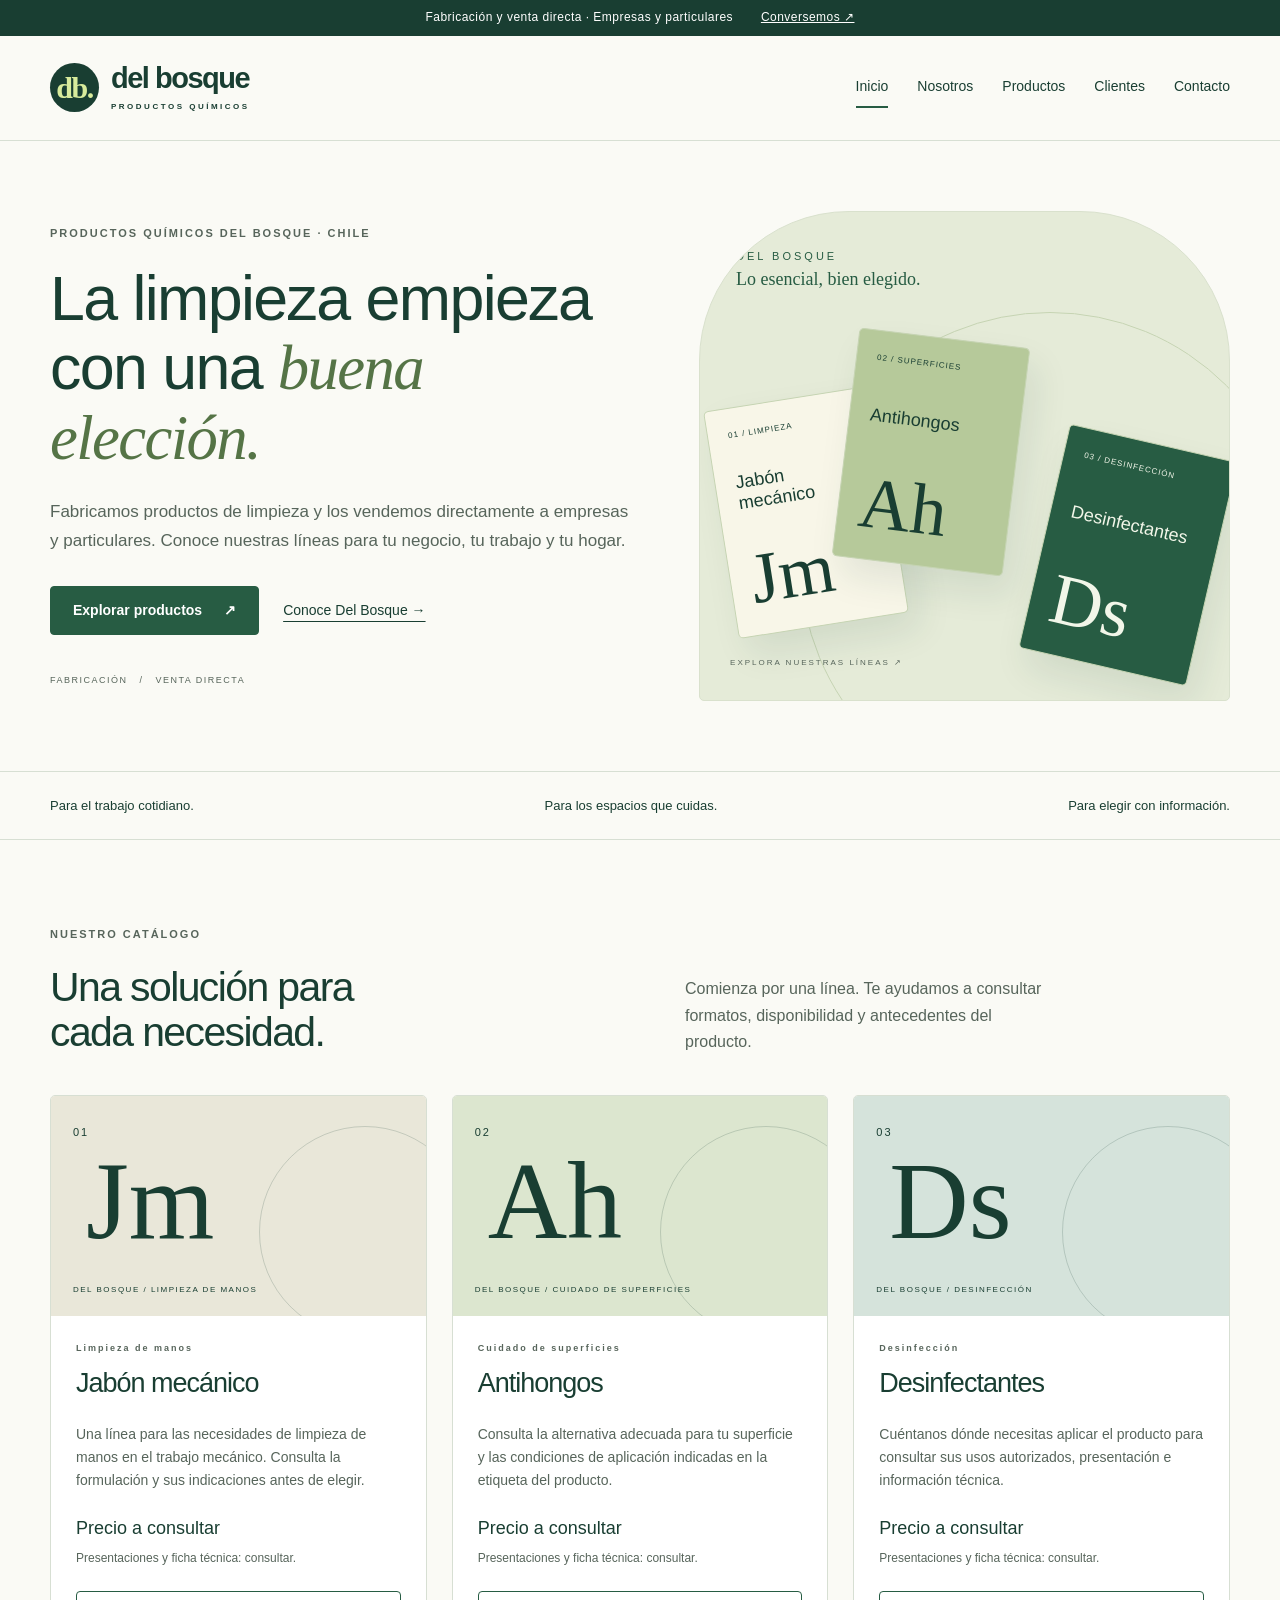
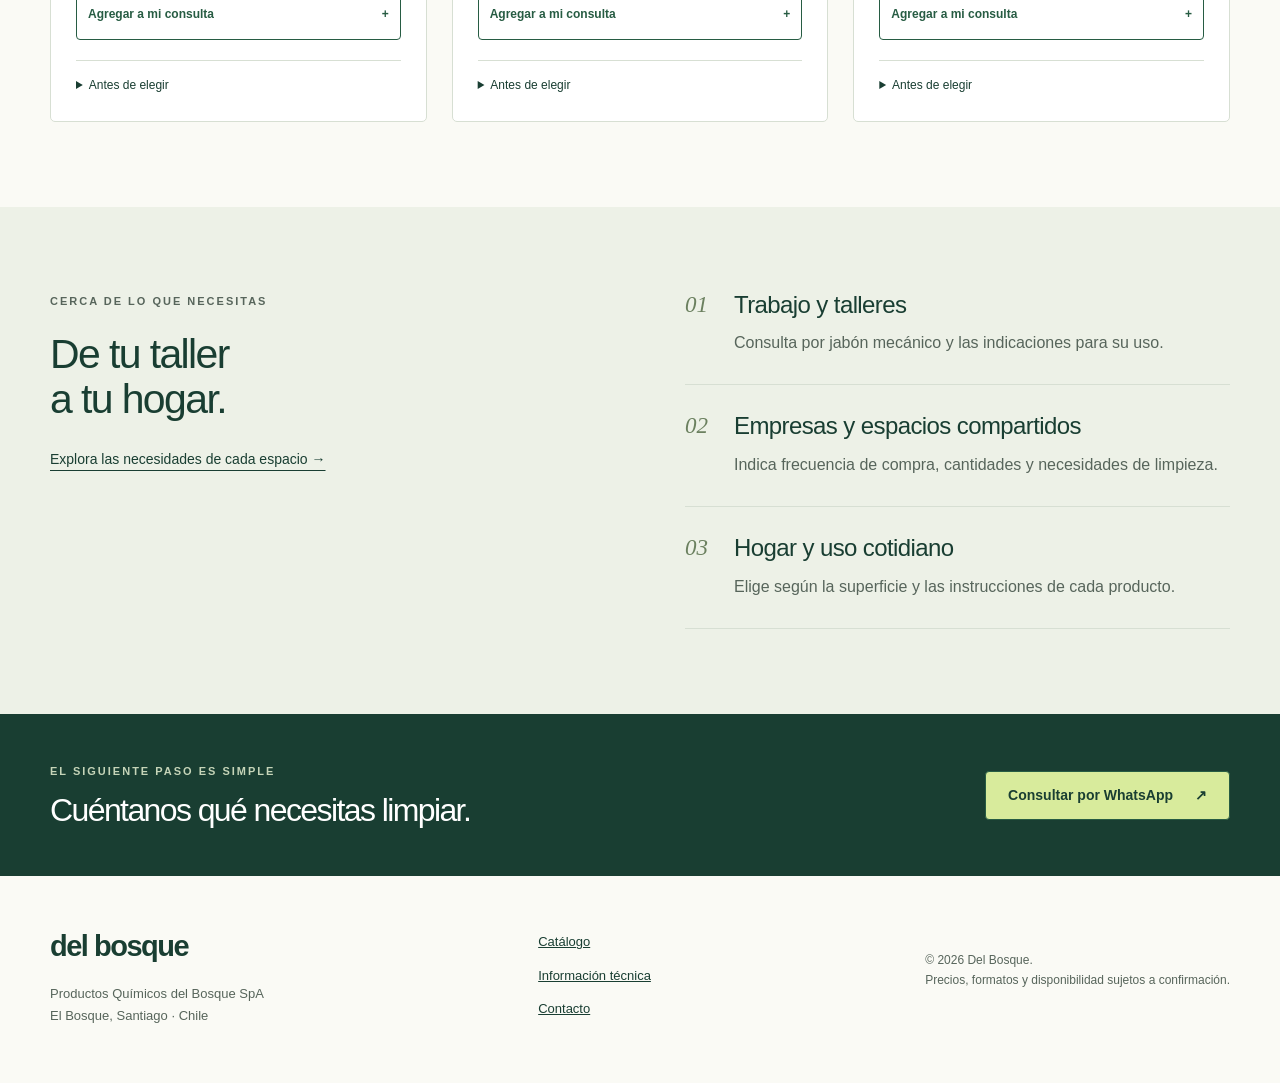
<file: index.html>
<!doctype html><html lang="es-CL"><head><meta charset="UTF-8"><meta name="viewport" content="width=device-width, initial-scale=1"><title>Limpieza para empresas y hogares | Del Bosque</title><meta name="description" content="Limpieza para empresas y hogares. Productos Químicos del Bosque: jabón mecánico, antihongos y desinfectantes. Consulta formatos y disponibilidad."><link rel="stylesheet" href="style.css"><script src="script.js" defer></script></head><body><a class="skip" href="#main">Saltar al contenido</a><div class="topbar">Fabricación y venta directa · Empresas y particulares <a href="contacto.html">Conversemos ↗</a></div><header class="site-header"><div class="container nav-wrap"><a class="brand" href="index.html" aria-label="Del Bosque, inicio"><span class="brand-icon" aria-hidden="true">db.</span><span>del bosque<small>PRODUCTOS QUÍMICOS</small></span></a><button class="menu-toggle" aria-expanded="false" aria-controls="navigation" hidden>Menú</button><nav id="navigation" aria-label="Navegación principal"><a href="index.html" aria-current="page">Inicio</a><a href="nosotros.html">Nosotros</a><a href="productos.html">Productos</a><a href="clientes.html">Clientes</a><a href="contacto.html">Contacto</a></nav></div></header><main id="main"><section class="hero container"><div><p class="eyebrow">PRODUCTOS QUÍMICOS DEL BOSQUE · CHILE</p><h1>La limpieza empieza con una <em>buena elección.</em></h1><p class="lead">Fabricamos productos de limpieza y los vendemos directamente a empresas y particulares. Conoce nuestras líneas para tu negocio, tu trabajo y tu hogar.</p><div class="actions"><a class="button" href="productos.html">Explorar productos <span>↗</span></a><a class="text-link" href="nosotros.html">Conoce Del Bosque →</a></div><p class="hero-note">FABRICACIÓN &nbsp; / &nbsp; VENTA DIRECTA</p></div><div class="hero-art" aria-label="Composición gráfica de las tres líneas de productos"><div class="orbit"></div><p class="art-top">DEL BOSQUE<br><small>Lo esencial, bien elegido.</small></p><div class="sample sample-one"><span>01 / LIMPIEZA</span><strong>Jabón<br>mecánico</strong><b>Jm</b></div><div class="sample sample-two"><span>02 / SUPERFICIES</span><strong>Antihongos</strong><b>Ah</b></div><div class="sample sample-three"><span>03 / DESINFECCIÓN</span><strong>Desinfectantes</strong><b>Ds</b></div><p class="art-bottom">EXPLORA NUESTRAS LÍNEAS ↗</p></div></section><div class="ribbon"><div class="container"><span>Para el trabajo cotidiano.</span><span>Para los espacios que cuidas.</span><span>Para elegir con información.</span></div></div><section class="container section"><div class="section-heading"><div><p class="eyebrow">NUESTRO CATÁLOGO</p><h2>Una solución para<br>cada necesidad.</h2></div><p>Comienza por una línea. Te ayudamos a consultar formatos, disponibilidad y antecedentes del producto.</p></div><div class="product-grid"><article class="product-card" data-category="Limpieza de manos" data-name="Jabón mecánico"><div class="product-art art-0" aria-hidden="true"><span class="product-number">01</span><span class="product-letter">Jm</span><span class="art-caption">DEL BOSQUE / LIMPIEZA DE MANOS</span></div><div class="product-body"><p class="eyebrow">Limpieza de manos</p><h2>Jabón mecánico</h2><p>Una línea para las necesidades de limpieza de manos en el trabajo mecánico. Consulta la formulación y sus indicaciones antes de elegir.</p><p class="price">Precio a consultar</p><p class="small">Presentaciones y ficha técnica: consultar.</p><button class="button secondary add-product" data-id="jabon-mecanico" type="button">Agregar a mi consulta <span aria-hidden="true">+</span></button><details><summary>Antes de elegir</summary><p>Solicita la etiqueta, indicaciones de uso y documentación técnica correspondiente. La compatibilidad, dosificación y precauciones dependen del producto específico.</p></details></div></article><article class="product-card" data-category="Cuidado de superficies" data-name="Antihongos"><div class="product-art art-1" aria-hidden="true"><span class="product-number">02</span><span class="product-letter">Ah</span><span class="art-caption">DEL BOSQUE / CUIDADO DE SUPERFICIES</span></div><div class="product-body"><p class="eyebrow">Cuidado de superficies</p><h2>Antihongos</h2><p>Consulta la alternativa adecuada para tu superficie y las condiciones de aplicación indicadas en la etiqueta del producto.</p><p class="price">Precio a consultar</p><p class="small">Presentaciones y ficha técnica: consultar.</p><button class="button secondary add-product" data-id="antihongos" type="button">Agregar a mi consulta <span aria-hidden="true">+</span></button><details><summary>Antes de elegir</summary><p>Solicita la etiqueta, indicaciones de uso y documentación técnica correspondiente. La compatibilidad, dosificación y precauciones dependen del producto específico.</p></details></div></article><article class="product-card" data-category="Desinfección" data-name="Desinfectantes"><div class="product-art art-2" aria-hidden="true"><span class="product-number">03</span><span class="product-letter">Ds</span><span class="art-caption">DEL BOSQUE / DESINFECCIÓN</span></div><div class="product-body"><p class="eyebrow">Desinfección</p><h2>Desinfectantes</h2><p>Cuéntanos dónde necesitas aplicar el producto para consultar sus usos autorizados, presentación e información técnica.</p><p class="price">Precio a consultar</p><p class="small">Presentaciones y ficha técnica: consultar.</p><button class="button secondary add-product" data-id="desinfectantes" type="button">Agregar a mi consulta <span aria-hidden="true">+</span></button><details><summary>Antes de elegir</summary><p>Solicita la etiqueta, indicaciones de uso y documentación técnica correspondiente. La compatibilidad, dosificación y precauciones dependen del producto específico.</p></details></div></article></div></section><section class="soft section"><div class="container split"><div><p class="eyebrow">CERCA DE LO QUE NECESITAS</p><h2>De tu taller<br>a tu hogar.</h2><a class="text-link" href="clientes.html">Explora las necesidades de cada espacio →</a></div><div class="rows"><article><span>01</span><div><h3>Trabajo y talleres</h3><p>Consulta por jabón mecánico y las indicaciones para su uso.</p></div></article><article><span>02</span><div><h3>Empresas y espacios compartidos</h3><p>Indica frecuencia de compra, cantidades y necesidades de limpieza.</p></div></article><article><span>03</span><div><h3>Hogar y uso cotidiano</h3><p>Elige según la superficie y las instrucciones de cada producto.</p></div></article></div></div></section></main><section class="closing"><div class="container"><div><p class="eyebrow">EL SIGUIENTE PASO ES SIMPLE</p><h2>Cuéntanos qué necesitas limpiar.</h2></div><a class="button" href="https://wa.me/56998220830?text=Hola%2C%20quisiera%20consultar%20por%20los%20productos%20Del%20Bosque." target="_blank" rel="noopener noreferrer">Consultar por WhatsApp <span aria-hidden="true">↗</span></a></div></section><footer class="container"><div><a class="brand" href="index.html">del bosque</a><p>Productos Químicos del Bosque SpA<br>El Bosque, Santiago · Chile</p></div><div><a href="productos.html">Catálogo</a><a href="informacion-tecnica.html">Información técnica</a><a href="contacto.html">Contacto</a></div><p class="small">© <span id="year">2026</span> Del Bosque.<br>Precios, formatos y disponibilidad sujetos a confirmación.</p></footer></body></html>
</file>
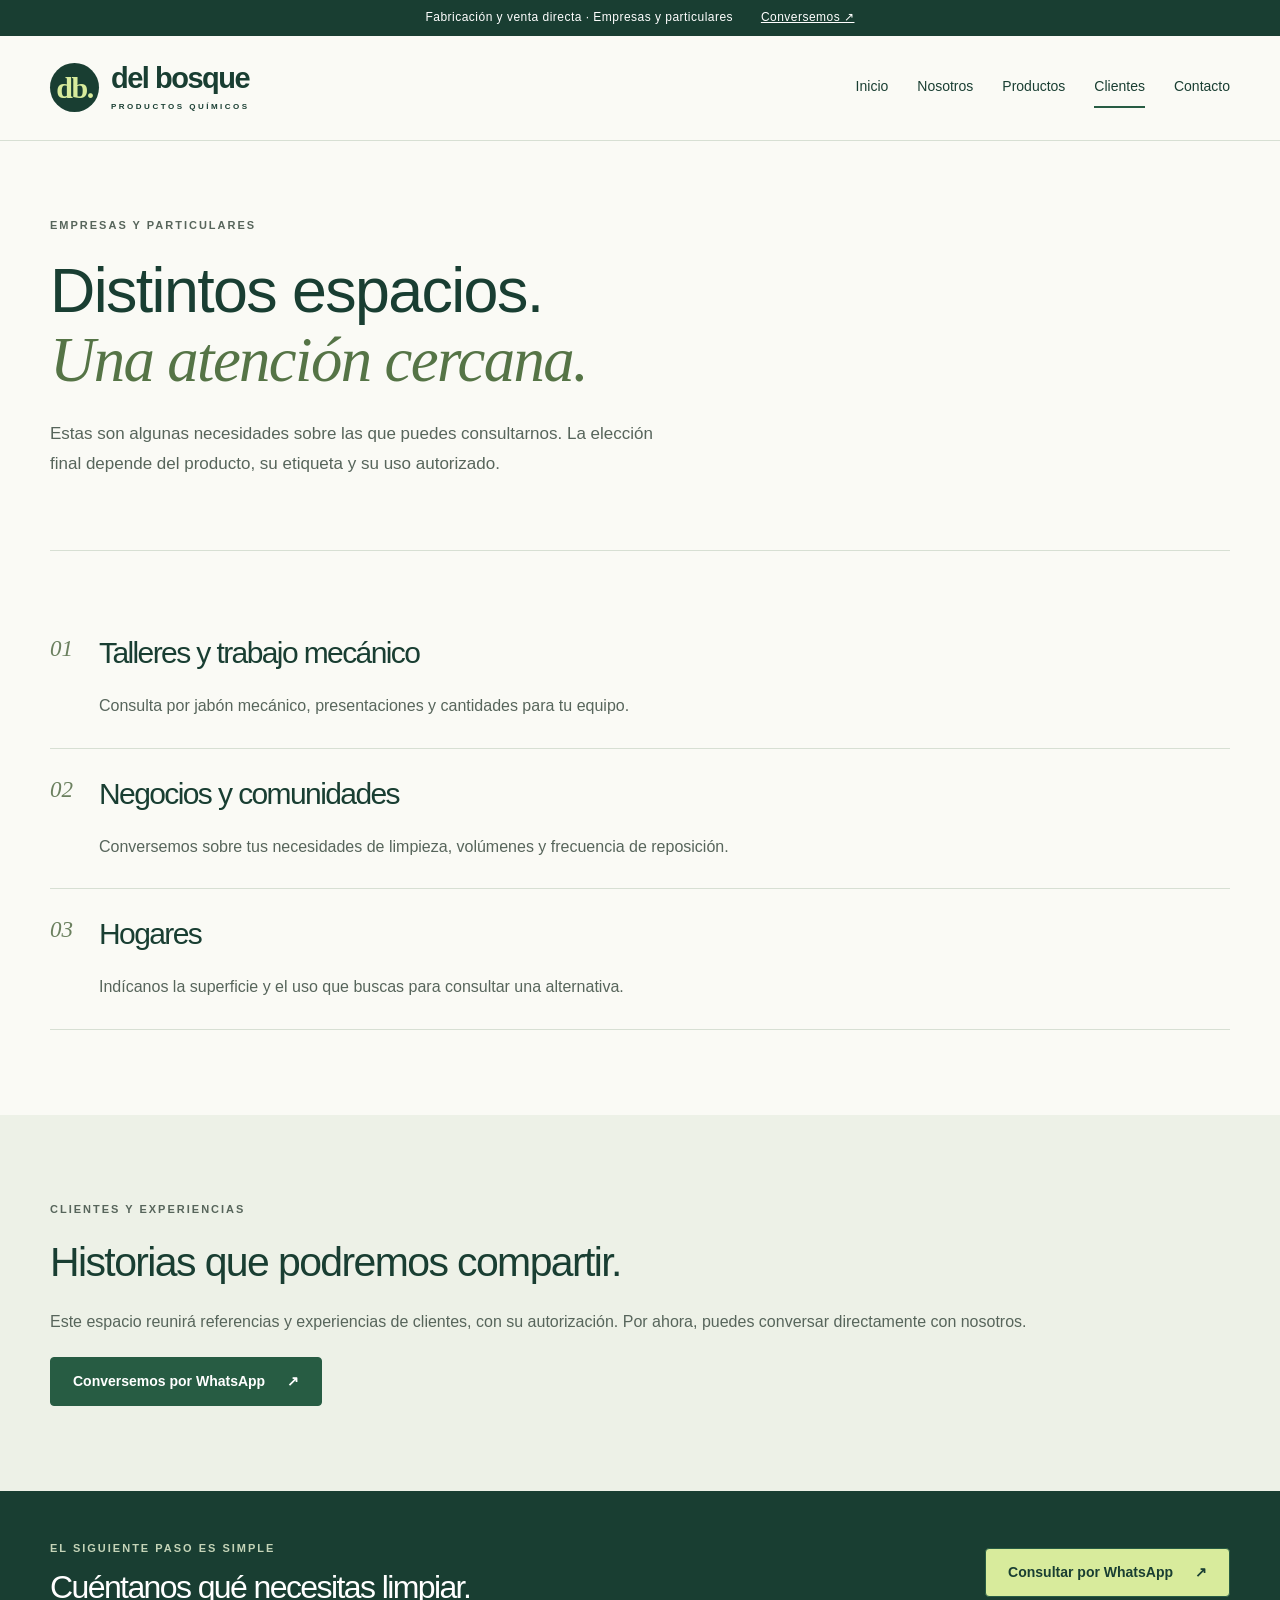
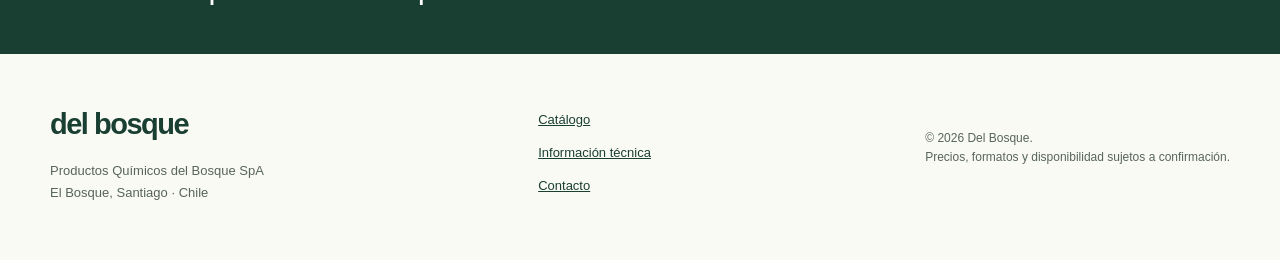
<file: clientes.html>
<!doctype html><html lang="es-CL"><head><meta charset="UTF-8"><meta name="viewport" content="width=device-width, initial-scale=1"><title>Empresas y particulares | Del Bosque</title><meta name="description" content="Empresas y particulares. Productos Químicos del Bosque: jabón mecánico, antihongos y desinfectantes. Consulta formatos y disponibilidad."><link rel="stylesheet" href="style.css"><script src="script.js" defer></script></head><body><a class="skip" href="#main">Saltar al contenido</a><div class="topbar">Fabricación y venta directa · Empresas y particulares <a href="contacto.html">Conversemos ↗</a></div><header class="site-header"><div class="container nav-wrap"><a class="brand" href="index.html" aria-label="Del Bosque, inicio"><span class="brand-icon" aria-hidden="true">db.</span><span>del bosque<small>PRODUCTOS QUÍMICOS</small></span></a><button class="menu-toggle" aria-expanded="false" aria-controls="navigation" hidden>Menú</button><nav id="navigation" aria-label="Navegación principal"><a href="index.html">Inicio</a><a href="nosotros.html">Nosotros</a><a href="productos.html">Productos</a><a href="clientes.html" aria-current="page">Clientes</a><a href="contacto.html">Contacto</a></nav></div></header><main id="main"><section class="container page-intro"><p class="eyebrow">EMPRESAS Y PARTICULARES</p><h1>Distintos espacios.<br><em>Una atención cercana.</em></h1><p class="lead">Estas son algunas necesidades sobre las que puedes consultarnos. La elección final depende del producto, su etiqueta y su uso autorizado.</p></section><section class="container section rows"><article><span>01</span><div><h2>Talleres y trabajo mecánico</h2><p>Consulta por jabón mecánico, presentaciones y cantidades para tu equipo.</p></div></article><article><span>02</span><div><h2>Negocios y comunidades</h2><p>Conversemos sobre tus necesidades de limpieza, volúmenes y frecuencia de reposición.</p></div></article><article><span>03</span><div><h2>Hogares</h2><p>Indícanos la superficie y el uso que buscas para consultar una alternativa.</p></div></article></section><section class="soft section"><div class="container"><p class="eyebrow">CLIENTES Y EXPERIENCIAS</p><h2>Historias que podremos compartir.</h2><p>Este espacio reunirá referencias y experiencias de clientes, con su autorización. Por ahora, puedes conversar directamente con nosotros.</p><a class="button" href="https://wa.me/56998220830?text=Hola%2C%20quisiera%20consultar%20por%20los%20productos%20Del%20Bosque." target="_blank" rel="noopener noreferrer">Conversemos por WhatsApp <span aria-hidden="true">↗</span></a></div></section></main><section class="closing"><div class="container"><div><p class="eyebrow">EL SIGUIENTE PASO ES SIMPLE</p><h2>Cuéntanos qué necesitas limpiar.</h2></div><a class="button" href="https://wa.me/56998220830?text=Hola%2C%20quisiera%20consultar%20por%20los%20productos%20Del%20Bosque." target="_blank" rel="noopener noreferrer">Consultar por WhatsApp <span aria-hidden="true">↗</span></a></div></section><footer class="container"><div><a class="brand" href="index.html">del bosque</a><p>Productos Químicos del Bosque SpA<br>El Bosque, Santiago · Chile</p></div><div><a href="productos.html">Catálogo</a><a href="informacion-tecnica.html">Información técnica</a><a href="contacto.html">Contacto</a></div><p class="small">© <span id="year">2026</span> Del Bosque.<br>Precios, formatos y disponibilidad sujetos a confirmación.</p></footer></body></html>
</file>
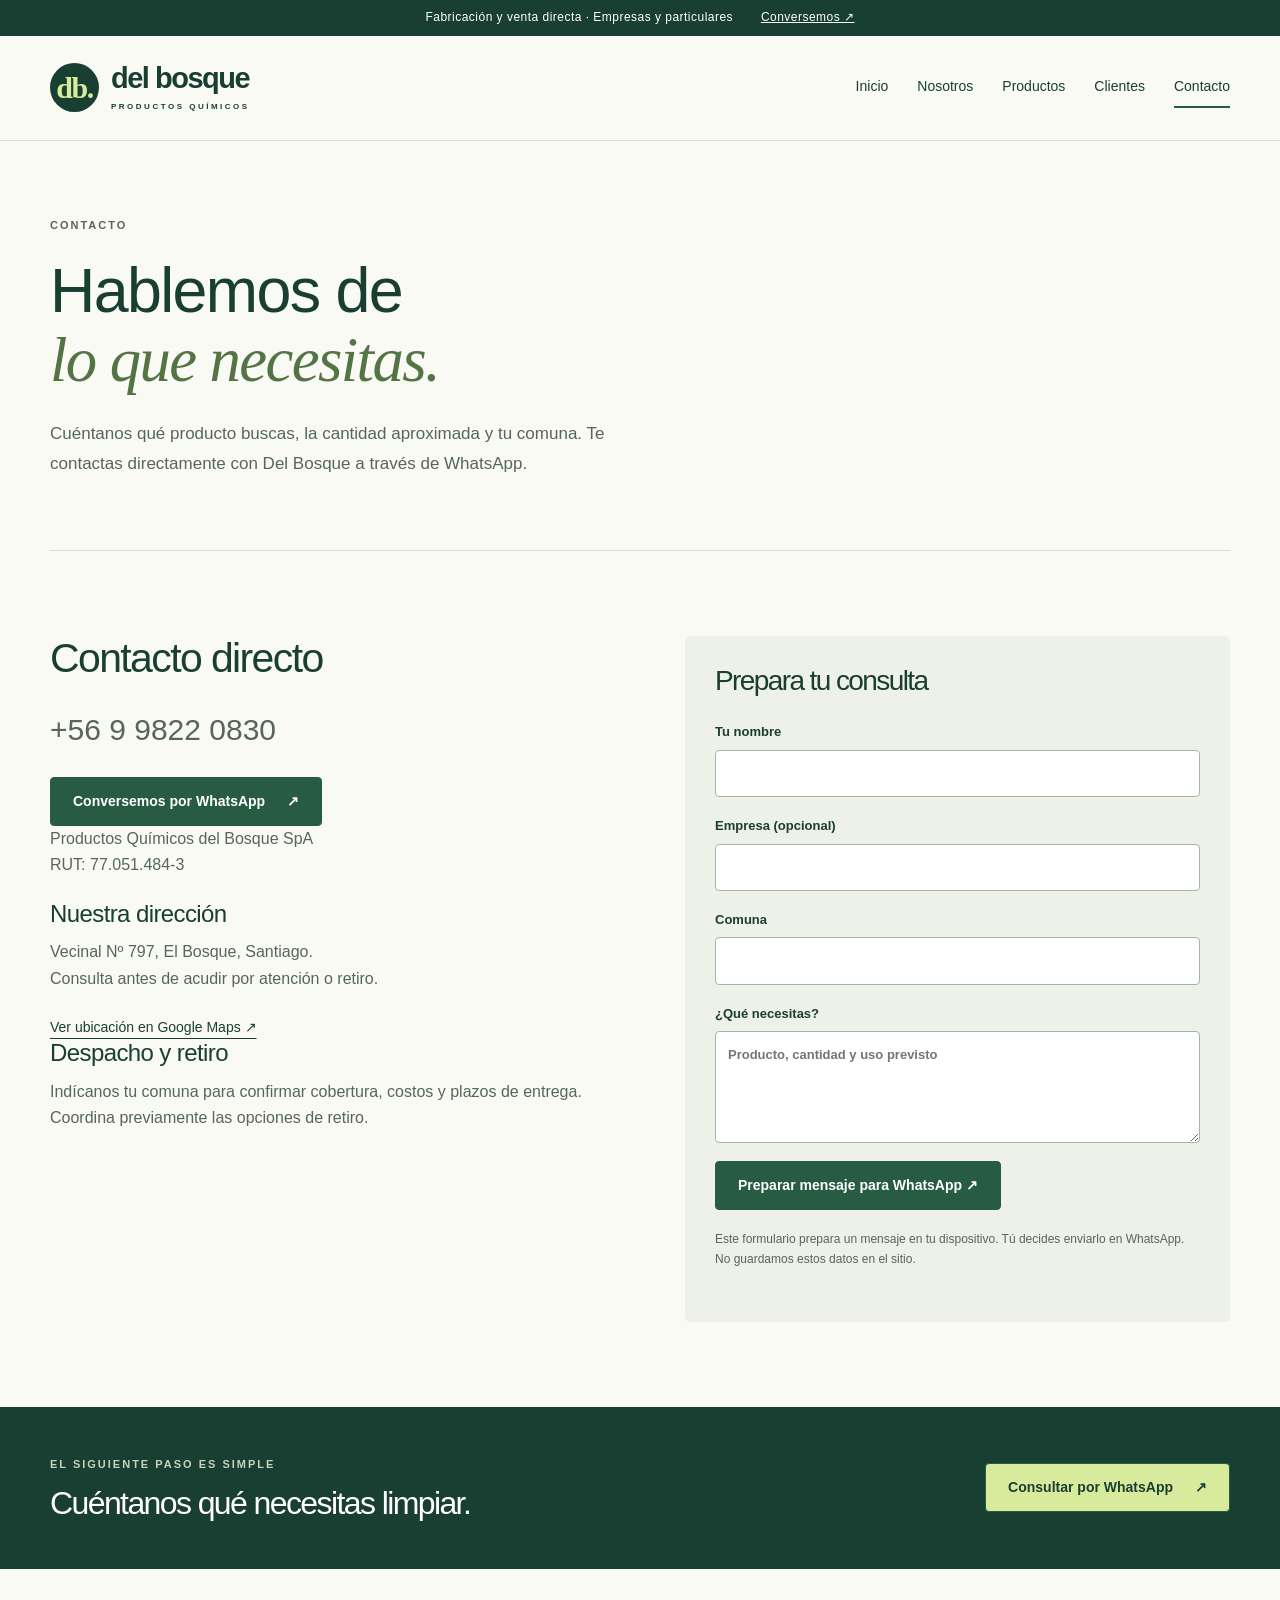
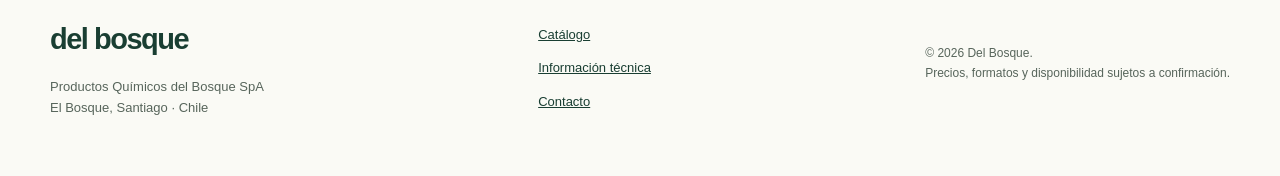
<file: contacto.html>
<!doctype html><html lang="es-CL"><head><meta charset="UTF-8"><meta name="viewport" content="width=device-width, initial-scale=1"><title>Contacto y cotizaciones | Del Bosque</title><meta name="description" content="Contacto y cotizaciones. Productos Químicos del Bosque: jabón mecánico, antihongos y desinfectantes. Consulta formatos y disponibilidad."><link rel="stylesheet" href="style.css"><script src="script.js" defer></script></head><body><a class="skip" href="#main">Saltar al contenido</a><div class="topbar">Fabricación y venta directa · Empresas y particulares <a href="contacto.html">Conversemos ↗</a></div><header class="site-header"><div class="container nav-wrap"><a class="brand" href="index.html" aria-label="Del Bosque, inicio"><span class="brand-icon" aria-hidden="true">db.</span><span>del bosque<small>PRODUCTOS QUÍMICOS</small></span></a><button class="menu-toggle" aria-expanded="false" aria-controls="navigation" hidden>Menú</button><nav id="navigation" aria-label="Navegación principal"><a href="index.html">Inicio</a><a href="nosotros.html">Nosotros</a><a href="productos.html">Productos</a><a href="clientes.html">Clientes</a><a href="contacto.html" aria-current="page">Contacto</a></nav></div></header><main id="main"><section class="container page-intro"><p class="eyebrow">CONTACTO</p><h1>Hablemos de<br><em>lo que necesitas.</em></h1><p class="lead">Cuéntanos qué producto buscas, la cantidad aproximada y tu comuna. Te contactas directamente con Del Bosque a través de WhatsApp.</p></section><section class="container section split"><div><h2>Contacto directo</h2><p class="contact-number"><a href="tel:+56998220830">+56 9 9822 0830</a></p><a class="button" href="https://wa.me/56998220830?text=Hola%2C%20quisiera%20consultar%20por%20los%20productos%20Del%20Bosque." target="_blank" rel="noopener noreferrer">Conversemos por WhatsApp <span aria-hidden="true">↗</span></a><p>Productos Químicos del Bosque SpA<br>RUT: 77.051.484-3</p><h3>Nuestra dirección</h3><p>Vecinal Nº 797, El Bosque, Santiago.<br>Consulta antes de acudir por atención o retiro.</p><a class="text-link" href="https://www.google.com/maps/search/?api=1&query=Vecinal+797+El+Bosque+Santiago" target="_blank" rel="noopener noreferrer">Ver ubicación en Google Maps ↗</a><h3>Despacho y retiro</h3><p>Indícanos tu comuna para confirmar cobertura, costos y plazos de entrega. Coordina previamente las opciones de retiro.</p></div><form id="contact-form"><h2>Prepara tu consulta</h2><label>Tu nombre<input name="name" required maxlength="80" autocomplete="name"></label><label>Empresa (opcional)<input name="company" maxlength="100" autocomplete="organization"></label><label>Comuna<input name="city" required maxlength="80" autocomplete="address-level3"></label><label>¿Qué necesitas?<textarea name="message" required maxlength="1500" rows="4" placeholder="Producto, cantidad y uso previsto"></textarea></label><button class="button" type="submit">Preparar mensaje para WhatsApp ↗</button><p class="small">Este formulario prepara un mensaje en tu dispositivo. Tú decides enviarlo en WhatsApp. No guardamos estos datos en el sitio.</p><a id="contact-send" class="button secondary" hidden target="_blank" rel="noopener noreferrer">Abrir WhatsApp con mi mensaje ↗</a><p id="contact-status" role="status"></p><noscript>Contacta mediante el enlace de WhatsApp que aparece en esta página.</noscript></form></section></main><section class="closing"><div class="container"><div><p class="eyebrow">EL SIGUIENTE PASO ES SIMPLE</p><h2>Cuéntanos qué necesitas limpiar.</h2></div><a class="button" href="https://wa.me/56998220830?text=Hola%2C%20quisiera%20consultar%20por%20los%20productos%20Del%20Bosque." target="_blank" rel="noopener noreferrer">Consultar por WhatsApp <span aria-hidden="true">↗</span></a></div></section><footer class="container"><div><a class="brand" href="index.html">del bosque</a><p>Productos Químicos del Bosque SpA<br>El Bosque, Santiago · Chile</p></div><div><a href="productos.html">Catálogo</a><a href="informacion-tecnica.html">Información técnica</a><a href="contacto.html">Contacto</a></div><p class="small">© <span id="year">2026</span> Del Bosque.<br>Precios, formatos y disponibilidad sujetos a confirmación.</p></footer></body></html>
</file>
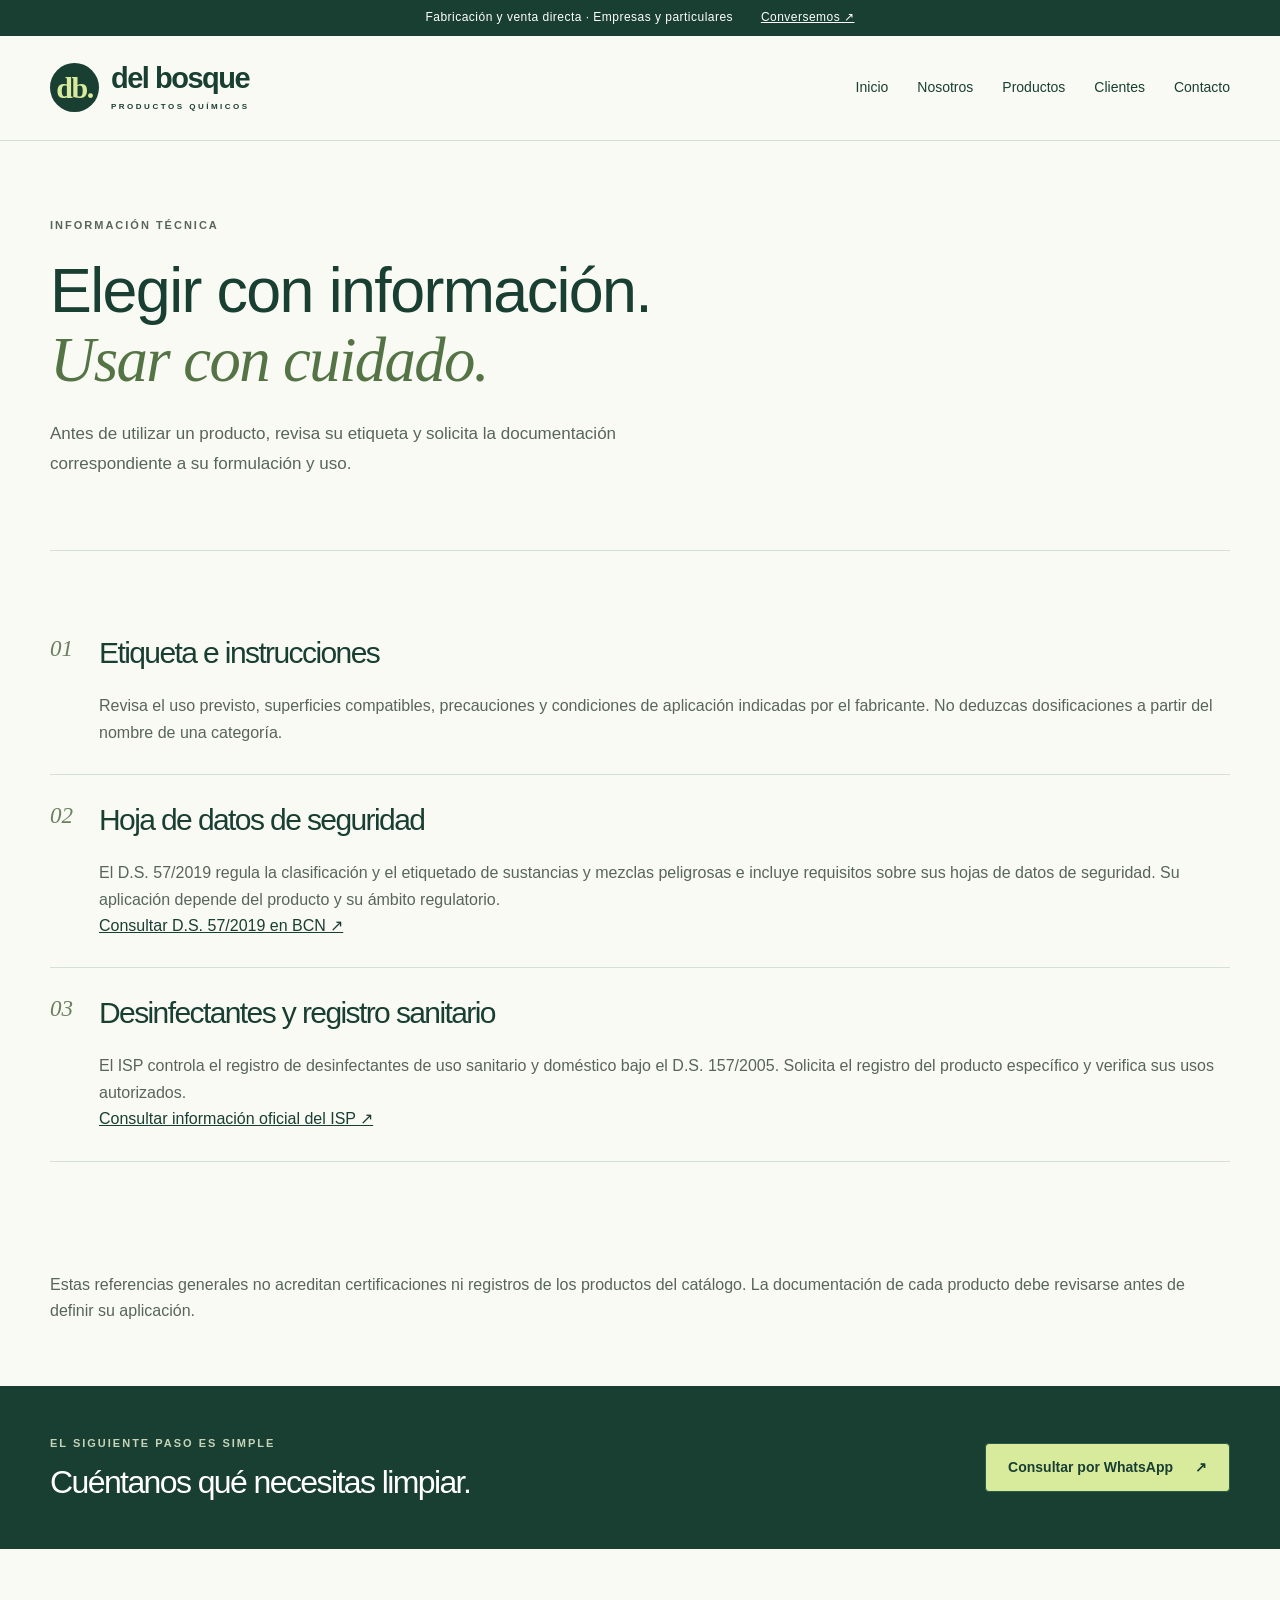
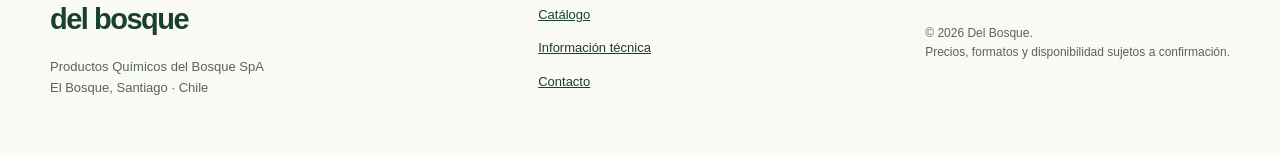
<file: informacion-tecnica.html>
<!doctype html><html lang="es-CL"><head><meta charset="UTF-8"><meta name="viewport" content="width=device-width, initial-scale=1"><title>Información técnica y uso responsable | Del Bosque</title><meta name="description" content="Información técnica y uso responsable. Productos Químicos del Bosque: jabón mecánico, antihongos y desinfectantes. Consulta formatos y disponibilidad."><link rel="stylesheet" href="style.css"><script src="script.js" defer></script></head><body><a class="skip" href="#main">Saltar al contenido</a><div class="topbar">Fabricación y venta directa · Empresas y particulares <a href="contacto.html">Conversemos ↗</a></div><header class="site-header"><div class="container nav-wrap"><a class="brand" href="index.html" aria-label="Del Bosque, inicio"><span class="brand-icon" aria-hidden="true">db.</span><span>del bosque<small>PRODUCTOS QUÍMICOS</small></span></a><button class="menu-toggle" aria-expanded="false" aria-controls="navigation" hidden>Menú</button><nav id="navigation" aria-label="Navegación principal"><a href="index.html">Inicio</a><a href="nosotros.html">Nosotros</a><a href="productos.html">Productos</a><a href="clientes.html">Clientes</a><a href="contacto.html">Contacto</a></nav></div></header><main id="main"><section class="container page-intro"><p class="eyebrow">INFORMACIÓN TÉCNICA</p><h1>Elegir con información.<br><em>Usar con cuidado.</em></h1><p class="lead">Antes de utilizar un producto, revisa su etiqueta y solicita la documentación correspondiente a su formulación y uso.</p></section><section class="container section rows"><article><span>01</span><div><h2>Etiqueta e instrucciones</h2><p>Revisa el uso previsto, superficies compatibles, precauciones y condiciones de aplicación indicadas por el fabricante. No deduzcas dosificaciones a partir del nombre de una categoría.</p></div></article><article><span>02</span><div><h2>Hoja de datos de seguridad</h2><p>El D.S. 57/2019 regula la clasificación y el etiquetado de sustancias y mezclas peligrosas e incluye requisitos sobre sus hojas de datos de seguridad. Su aplicación depende del producto y su ámbito regulatorio.</p><a href="https://www.bcn.cl/leychile/Navegar?idNorma=1155752" target="_blank" rel="noopener noreferrer">Consultar D.S. 57/2019 en BCN ↗</a></div></article><article><span>03</span><div><h2>Desinfectantes y registro sanitario</h2><p>El ISP controla el registro de desinfectantes de uso sanitario y doméstico bajo el D.S. 157/2005. Solicita el registro del producto específico y verifica sus usos autorizados.</p><a href="https://www.ispch.cl/ambientes-y-alimentos/unidad-de-plaguicidas-y-desinfectantes/" target="_blank" rel="noopener noreferrer">Consultar información oficial del ISP ↗</a></div></article></section><div class="container notice"><p>Estas referencias generales no acreditan certificaciones ni registros de los productos del catálogo. La documentación de cada producto debe revisarse antes de definir su aplicación.</p></div></main><section class="closing"><div class="container"><div><p class="eyebrow">EL SIGUIENTE PASO ES SIMPLE</p><h2>Cuéntanos qué necesitas limpiar.</h2></div><a class="button" href="https://wa.me/56998220830?text=Hola%2C%20quisiera%20consultar%20por%20los%20productos%20Del%20Bosque." target="_blank" rel="noopener noreferrer">Consultar por WhatsApp <span aria-hidden="true">↗</span></a></div></section><footer class="container"><div><a class="brand" href="index.html">del bosque</a><p>Productos Químicos del Bosque SpA<br>El Bosque, Santiago · Chile</p></div><div><a href="productos.html">Catálogo</a><a href="informacion-tecnica.html">Información técnica</a><a href="contacto.html">Contacto</a></div><p class="small">© <span id="year">2026</span> Del Bosque.<br>Precios, formatos y disponibilidad sujetos a confirmación.</p></footer></body></html>
</file>
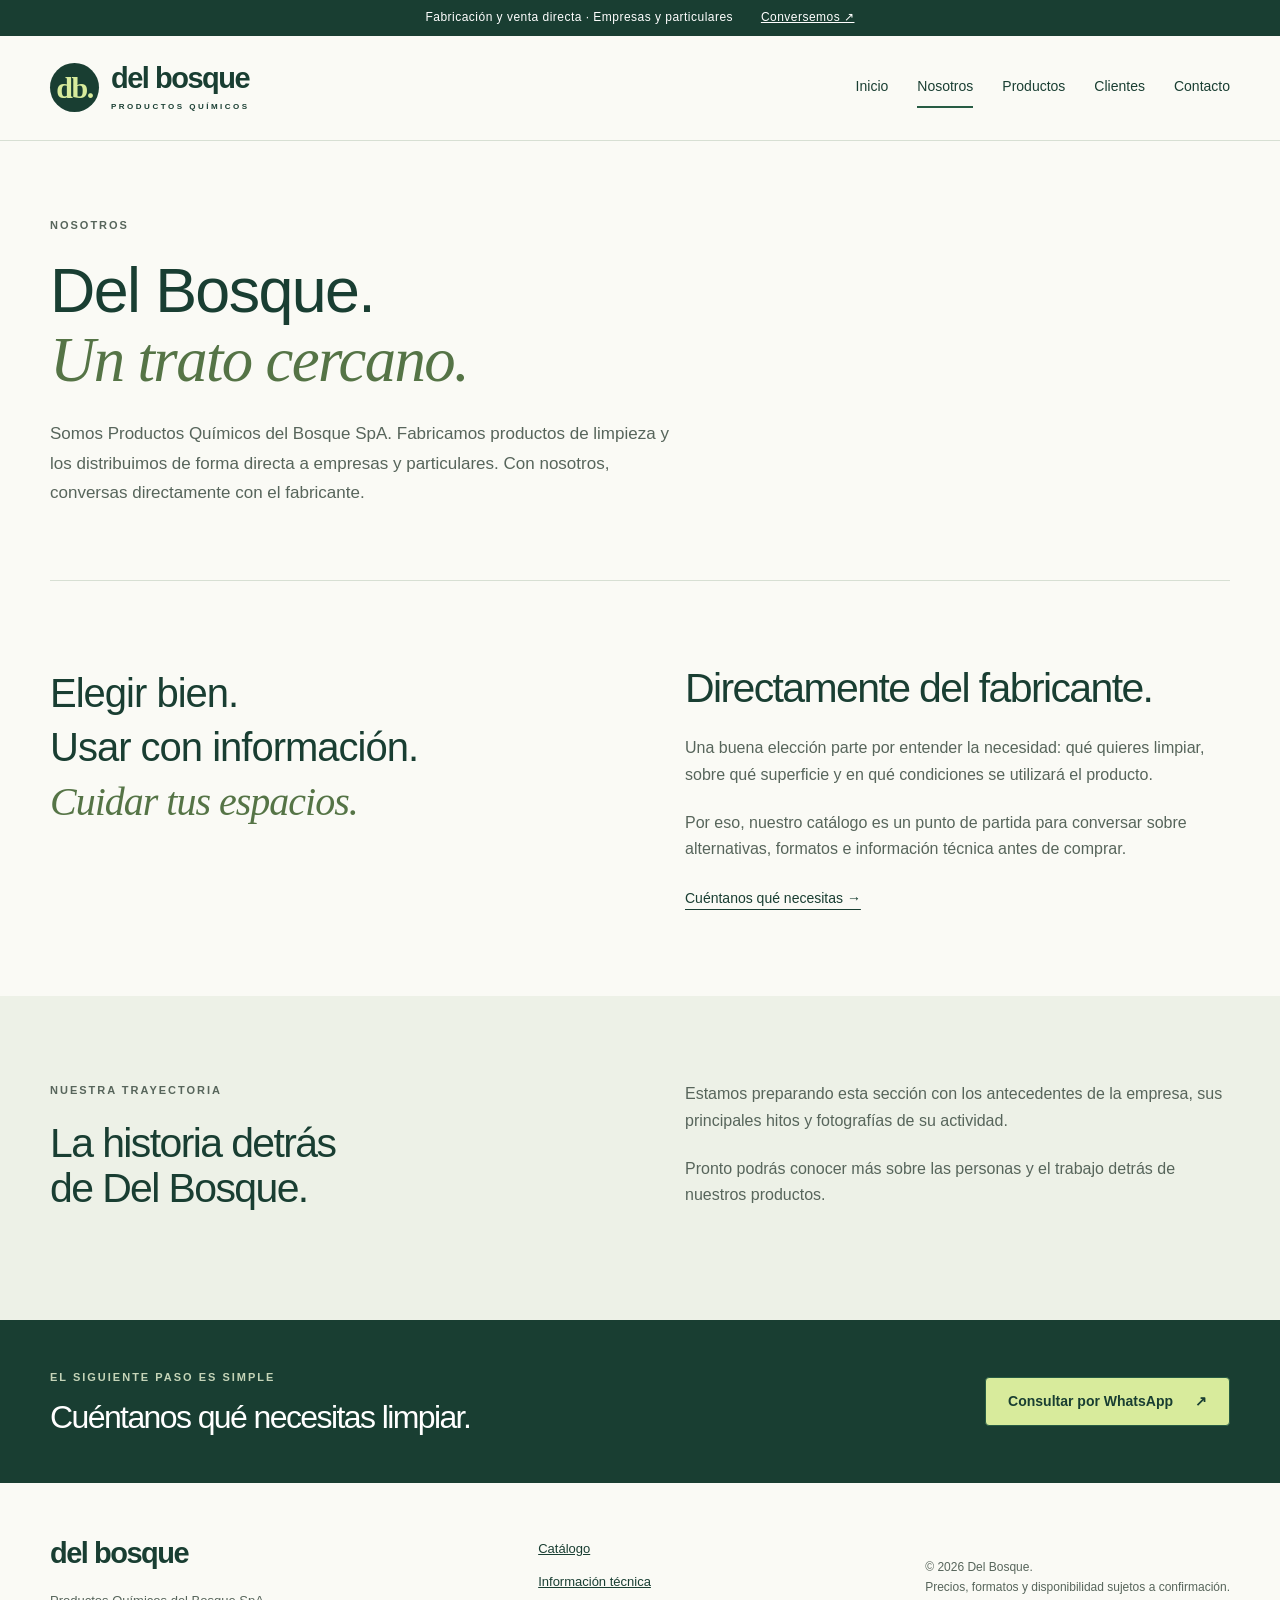
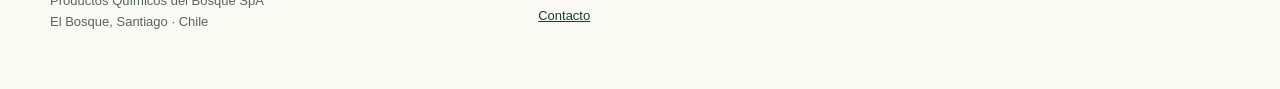
<file: nosotros.html>
<!doctype html><html lang="es-CL"><head><meta charset="UTF-8"><meta name="viewport" content="width=device-width, initial-scale=1"><title>Quiénes somos | Del Bosque</title><meta name="description" content="Quiénes somos. Productos Químicos del Bosque: jabón mecánico, antihongos y desinfectantes. Consulta formatos y disponibilidad."><link rel="stylesheet" href="style.css"><script src="script.js" defer></script></head><body><a class="skip" href="#main">Saltar al contenido</a><div class="topbar">Fabricación y venta directa · Empresas y particulares <a href="contacto.html">Conversemos ↗</a></div><header class="site-header"><div class="container nav-wrap"><a class="brand" href="index.html" aria-label="Del Bosque, inicio"><span class="brand-icon" aria-hidden="true">db.</span><span>del bosque<small>PRODUCTOS QUÍMICOS</small></span></a><button class="menu-toggle" aria-expanded="false" aria-controls="navigation" hidden>Menú</button><nav id="navigation" aria-label="Navegación principal"><a href="index.html">Inicio</a><a href="nosotros.html" aria-current="page">Nosotros</a><a href="productos.html">Productos</a><a href="clientes.html">Clientes</a><a href="contacto.html">Contacto</a></nav></div></header><main id="main"><section class="container page-intro"><p class="eyebrow">NOSOTROS</p><h1>Del Bosque.<br><em>Un trato cercano.</em></h1><p class="lead">Somos Productos Químicos del Bosque SpA. Fabricamos productos de limpieza y los distribuimos de forma directa a empresas y particulares. Con nosotros, conversas directamente con el fabricante.</p></section><section class="container section split"><div class="statement">Elegir bien.<br>Usar con información.<br><em>Cuidar tus espacios.</em></div><div><h2>Directamente del fabricante.</h2><p>Una buena elección parte por entender la necesidad: qué quieres limpiar, sobre qué superficie y en qué condiciones se utilizará el producto.</p><p>Por eso, nuestro catálogo es un punto de partida para conversar sobre alternativas, formatos e información técnica antes de comprar.</p><a class="text-link" href="contacto.html">Cuéntanos qué necesitas →</a></div></section><section class="soft section"><div class="container split"><div><p class="eyebrow">NUESTRA TRAYECTORIA</p><h2>La historia detrás<br>de Del Bosque.</h2></div><div><p>Estamos preparando esta sección con los antecedentes de la empresa, sus principales hitos y fotografías de su actividad.</p><p>Pronto podrás conocer más sobre las personas y el trabajo detrás de nuestros productos.</p></div></div></section></main><section class="closing"><div class="container"><div><p class="eyebrow">EL SIGUIENTE PASO ES SIMPLE</p><h2>Cuéntanos qué necesitas limpiar.</h2></div><a class="button" href="https://wa.me/56998220830?text=Hola%2C%20quisiera%20consultar%20por%20los%20productos%20Del%20Bosque." target="_blank" rel="noopener noreferrer">Consultar por WhatsApp <span aria-hidden="true">↗</span></a></div></section><footer class="container"><div><a class="brand" href="index.html">del bosque</a><p>Productos Químicos del Bosque SpA<br>El Bosque, Santiago · Chile</p></div><div><a href="productos.html">Catálogo</a><a href="informacion-tecnica.html">Información técnica</a><a href="contacto.html">Contacto</a></div><p class="small">© <span id="year">2026</span> Del Bosque.<br>Precios, formatos y disponibilidad sujetos a confirmación.</p></footer></body></html>
</file>
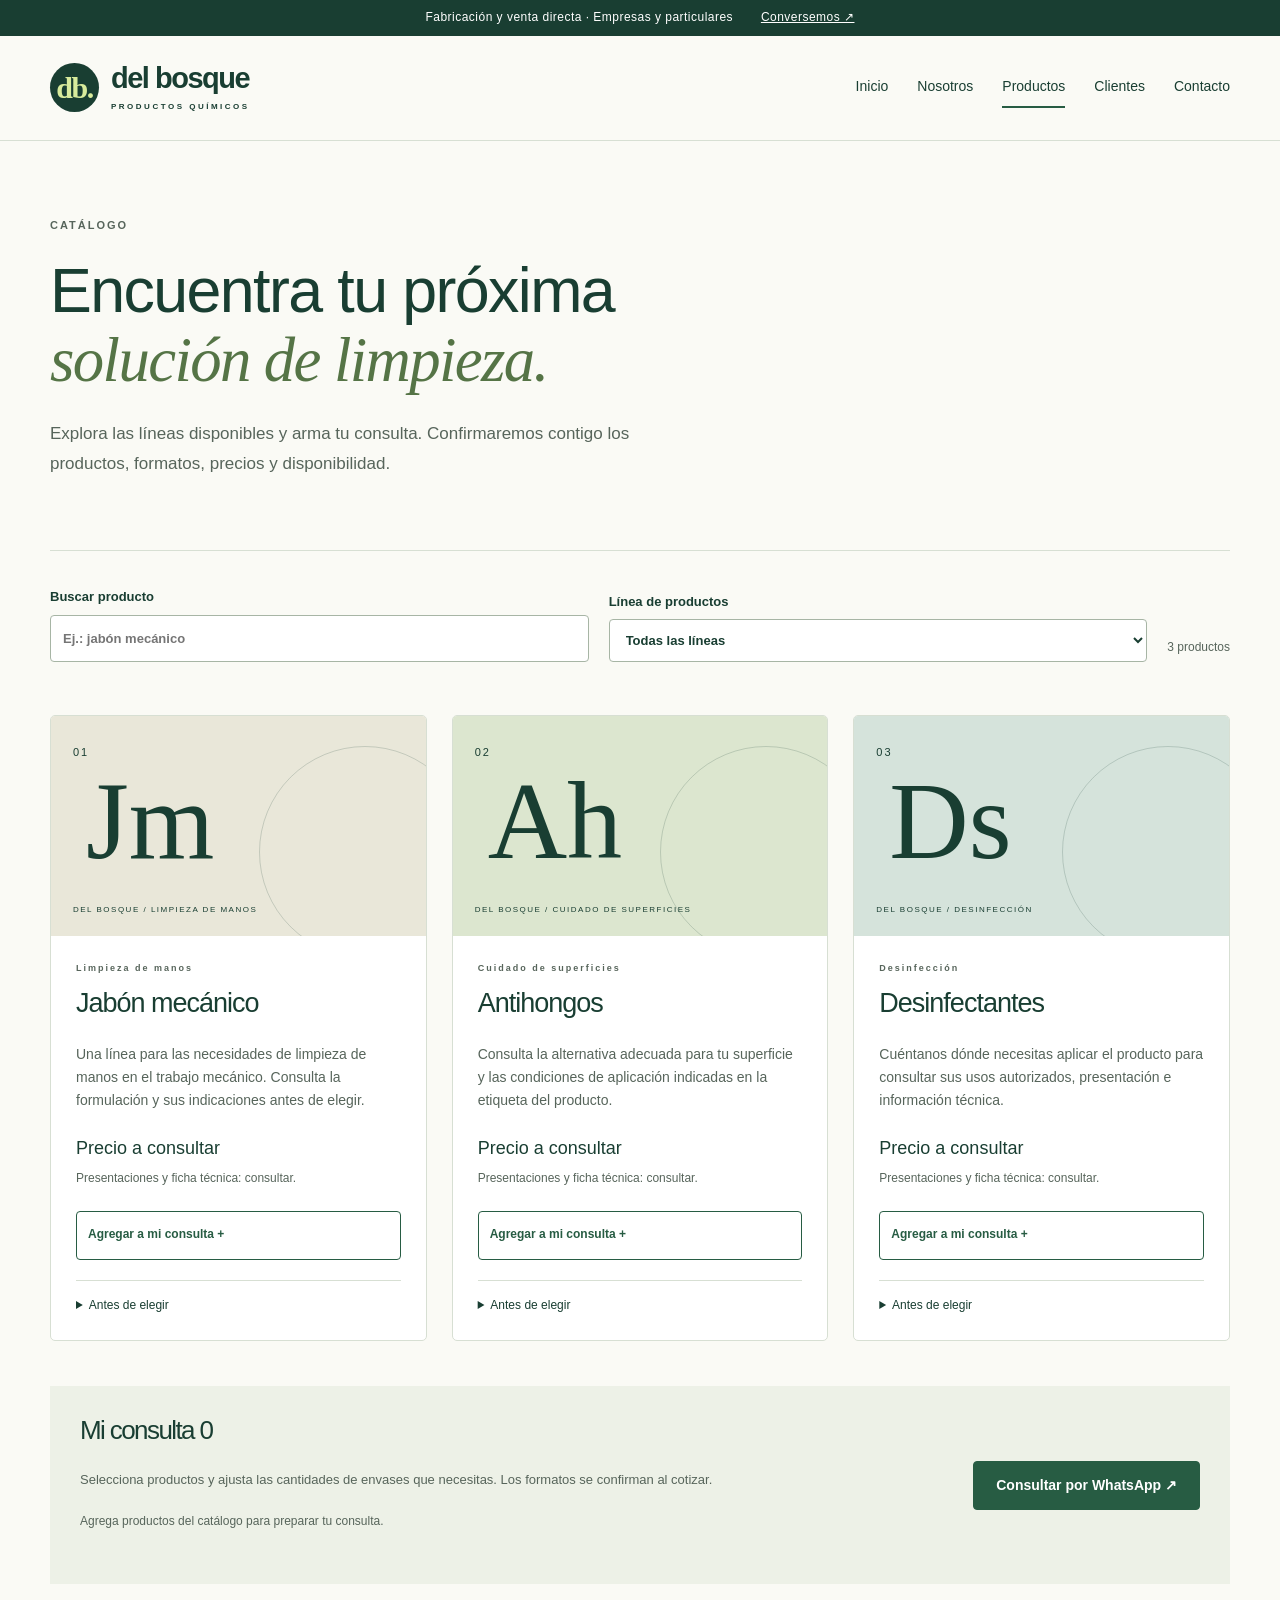
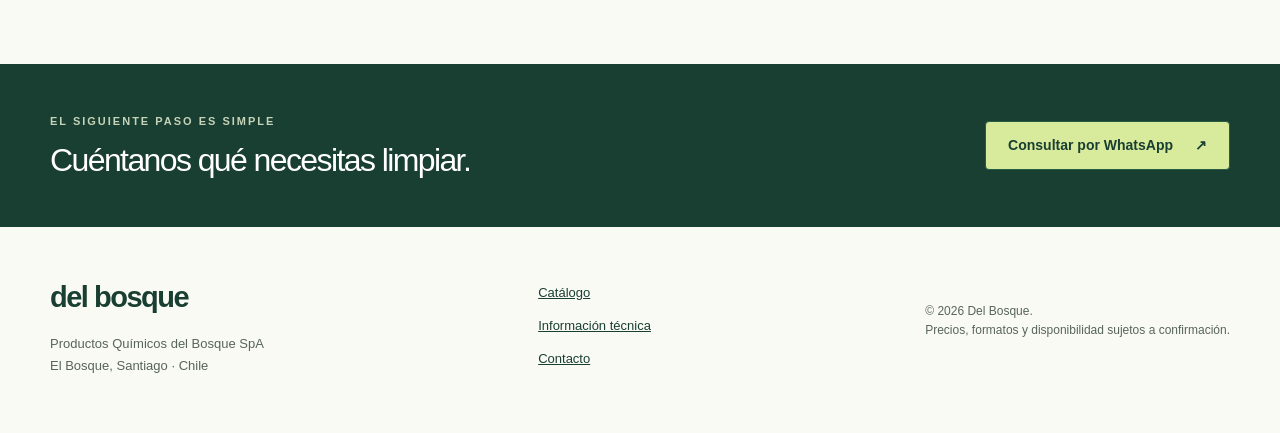
<file: productos.html>
<!doctype html><html lang="es-CL"><head><meta charset="UTF-8"><meta name="viewport" content="width=device-width, initial-scale=1"><title>Catálogo de productos | Del Bosque</title><meta name="description" content="Catálogo de productos. Productos Químicos del Bosque: jabón mecánico, antihongos y desinfectantes. Consulta formatos y disponibilidad."><link rel="stylesheet" href="style.css"><script src="script.js" defer></script></head><body><a class="skip" href="#main">Saltar al contenido</a><div class="topbar">Fabricación y venta directa · Empresas y particulares <a href="contacto.html">Conversemos ↗</a></div><header class="site-header"><div class="container nav-wrap"><a class="brand" href="index.html" aria-label="Del Bosque, inicio"><span class="brand-icon" aria-hidden="true">db.</span><span>del bosque<small>PRODUCTOS QUÍMICOS</small></span></a><button class="menu-toggle" aria-expanded="false" aria-controls="navigation" hidden>Menú</button><nav id="navigation" aria-label="Navegación principal"><a href="index.html">Inicio</a><a href="nosotros.html">Nosotros</a><a href="productos.html" aria-current="page">Productos</a><a href="clientes.html">Clientes</a><a href="contacto.html">Contacto</a></nav></div></header><main id="main"><section class="container page-intro"><p class="eyebrow">CATÁLOGO</p><h1>Encuentra tu próxima<br><em>solución de limpieza.</em></h1><p class="lead">Explora las líneas disponibles y arma tu consulta. Confirmaremos contigo los productos, formatos, precios y disponibilidad.</p></section><section class="container catalog"><div class="filters" hidden><label>Buscar producto<input type="search" id="search" placeholder="Ej.: jabón mecánico"></label><label>Línea de productos<select id="category"><option value="">Todas las líneas</option><option>Limpieza de manos</option><option>Cuidado de superficies</option><option>Desinfección</option></select></label><p id="results" role="status">3 productos</p></div><div class="product-grid"><article class="product-card" data-category="Limpieza de manos" data-name="Jabón mecánico"><div class="product-art art-0" aria-hidden="true"><span class="product-number">01</span><span class="product-letter">Jm</span><span class="art-caption">DEL BOSQUE / LIMPIEZA DE MANOS</span></div><div class="product-body"><p class="eyebrow">Limpieza de manos</p><h2>Jabón mecánico</h2><p>Una línea para las necesidades de limpieza de manos en el trabajo mecánico. Consulta la formulación y sus indicaciones antes de elegir.</p><p class="price">Precio a consultar</p><p class="small">Presentaciones y ficha técnica: consultar.</p><button class="button secondary add-product" data-id="jabon-mecanico" type="button">Agregar a mi consulta <span aria-hidden="true">+</span></button><details><summary>Antes de elegir</summary><p>Solicita la etiqueta, indicaciones de uso y documentación técnica correspondiente. La compatibilidad, dosificación y precauciones dependen del producto específico.</p></details></div></article><article class="product-card" data-category="Cuidado de superficies" data-name="Antihongos"><div class="product-art art-1" aria-hidden="true"><span class="product-number">02</span><span class="product-letter">Ah</span><span class="art-caption">DEL BOSQUE / CUIDADO DE SUPERFICIES</span></div><div class="product-body"><p class="eyebrow">Cuidado de superficies</p><h2>Antihongos</h2><p>Consulta la alternativa adecuada para tu superficie y las condiciones de aplicación indicadas en la etiqueta del producto.</p><p class="price">Precio a consultar</p><p class="small">Presentaciones y ficha técnica: consultar.</p><button class="button secondary add-product" data-id="antihongos" type="button">Agregar a mi consulta <span aria-hidden="true">+</span></button><details><summary>Antes de elegir</summary><p>Solicita la etiqueta, indicaciones de uso y documentación técnica correspondiente. La compatibilidad, dosificación y precauciones dependen del producto específico.</p></details></div></article><article class="product-card" data-category="Desinfección" data-name="Desinfectantes"><div class="product-art art-2" aria-hidden="true"><span class="product-number">03</span><span class="product-letter">Ds</span><span class="art-caption">DEL BOSQUE / DESINFECCIÓN</span></div><div class="product-body"><p class="eyebrow">Desinfección</p><h2>Desinfectantes</h2><p>Cuéntanos dónde necesitas aplicar el producto para consultar sus usos autorizados, presentación e información técnica.</p><p class="price">Precio a consultar</p><p class="small">Presentaciones y ficha técnica: consultar.</p><button class="button secondary add-product" data-id="desinfectantes" type="button">Agregar a mi consulta <span aria-hidden="true">+</span></button><details><summary>Antes de elegir</summary><p>Solicita la etiqueta, indicaciones de uso y documentación técnica correspondiente. La compatibilidad, dosificación y precauciones dependen del producto específico.</p></details></div></article></div><p id="empty" hidden>No encontramos productos con esos criterios. Prueba otra búsqueda.</p><aside class="quote-panel" hidden><div><h2>Mi consulta <span id="count">0</span></h2><p>Selecciona productos y ajusta las cantidades de envases que necesitas. Los formatos se confirman al cotizar.</p><ul id="quote-items"></ul><p id="quote-status" role="status" class="small"></p></div><a id="quote-send" class="button" href="https://wa.me/56998220830" target="_blank" rel="noopener noreferrer">Consultar por WhatsApp ↗</a></aside><noscript><p>Para armar una consulta de varios productos, activa JavaScript. También puedes <a href="contacto.html">contactarnos directamente</a>.</p></noscript></section></main><section class="closing"><div class="container"><div><p class="eyebrow">EL SIGUIENTE PASO ES SIMPLE</p><h2>Cuéntanos qué necesitas limpiar.</h2></div><a class="button" href="https://wa.me/56998220830?text=Hola%2C%20quisiera%20consultar%20por%20los%20productos%20Del%20Bosque." target="_blank" rel="noopener noreferrer">Consultar por WhatsApp <span aria-hidden="true">↗</span></a></div></section><footer class="container"><div><a class="brand" href="index.html">del bosque</a><p>Productos Químicos del Bosque SpA<br>El Bosque, Santiago · Chile</p></div><div><a href="productos.html">Catálogo</a><a href="informacion-tecnica.html">Información técnica</a><a href="contacto.html">Contacto</a></div><p class="small">© <span id="year">2026</span> Del Bosque.<br>Precios, formatos y disponibilidad sujetos a confirmación.</p></footer></body></html>
</file>
<file: style.css>
:root{--ink:#193e32;--green:#275c43;--muted:#57655b;--paper:#fafaf5;--line:#d7dfd3;--soft:#edf1e7;--lime:#d8eb9c}*{box-sizing:border-box}body{margin:0;background:var(--paper);color:var(--ink);font:16px/1.65 Arial,Helvetica,sans-serif}a{color:inherit}button,input,select,textarea{font:inherit}button,a,input,select,textarea{touch-action:manipulation}button{cursor:pointer}a,button,input,select,textarea,summary{outline-offset:5px}a:focus-visible,button:focus-visible,input:focus-visible,select:focus-visible,textarea:focus-visible,summary:focus-visible{outline:3px solid #936827}[hidden]{display:none!important}.container{width:min(1180px,calc(100% - 64px));margin:auto}.topbar{background:var(--ink);color:white;padding:8px 32px;text-align:center;font-size:12px;letter-spacing:.04em}.topbar a{margin-left:24px}.site-header{background:var(--paper);border-bottom:1px solid var(--line)}.nav-wrap{min-height:104px;display:flex;align-items:center;justify-content:space-between;gap:30px}.brand{text-decoration:none;font-size:29px;letter-spacing:-1.5px;font-weight:700;display:flex;align-items:center;gap:12px;line-height:1.1}.brand small{display:block;font-size:8px;letter-spacing:2.5px;margin-top:8px}.brand-icon{font-family:Georgia,serif;font-size:30px;background:var(--ink);color:var(--lime);width:49px;height:49px;border-radius:50%;display:grid;place-items:center}nav{display:flex;gap:29px;font-size:14px}nav a{text-decoration:none;padding:8px 0}nav a[aria-current]{border-bottom:2px solid var(--green)}nav a:hover,.text-link:hover{color:#497026}.menu-toggle{display:none;border:1px solid var(--line);background:transparent;border-radius:5px;padding:8px 14px}.hero{display:grid;grid-template-columns:1.1fr 1fr;gap:65px;padding-top:70px;padding-bottom:70px;align-items:center}.eyebrow{font-size:11px;font-weight:700;letter-spacing:2px;margin:0 0 22px}h1,h2,h3{line-height:1.1;letter-spacing:-1.6px;margin:0 0 24px;font-weight:500}h1{font-size:clamp(42px,4.9vw,66px)}h2{font-size:clamp(30px,3.2vw,44px)}h3{font-size:24px;letter-spacing:-.6px;margin-bottom:12px}em{font-family:Georgia,serif;font-weight:400;color:#557446}p{color:var(--muted);margin:0 0 22px}.lead{font-size:17px;max-width:630px;line-height:1.75}.actions{display:flex;gap:24px;align-items:center;flex-wrap:wrap;margin-top:30px}.button{display:inline-flex;align-items:center;justify-content:space-between;gap:22px;min-height:49px;padding:12px 22px;border:1px solid var(--green);border-radius:4px;background:var(--green);color:white;font-size:14px;font-weight:600;text-decoration:none}.button:hover{background:#193e32;color:white}.secondary{background:transparent;color:var(--green)}.text-link{font-size:14px;text-underline-offset:6px}.hero-note{font-size:9px;letter-spacing:1.5px;margin-top:38px;margin-bottom:0}.hero-art{height:490px;position:relative;overflow:hidden;border-radius:150px 150px 5px 5px;background:#e5ebd8;border:1px solid #d9e1cd}.orbit{position:absolute;width:500px;height:500px;border:1px solid #c6d4b3;border-radius:50%;left:100px;top:100px}.art-top{position:absolute;top:35px;left:36px;font-size:11px;letter-spacing:3px;color:var(--green)}.art-top small{font-family:Georgia,serif;font-size:18px;letter-spacing:0}.sample{position:absolute;padding:20px;border:1px solid #c6d4b3;box-shadow:10px 18px 35px #193e3218;width:172px;height:230px;display:flex;flex-direction:column;justify-content:space-between;border-radius:5px}.sample span{font-size:8px;letter-spacing:1px}.sample strong{font-size:18px;font-weight:500;line-height:1.15}.sample b{font:72px/1 Georgia,serif}.sample-one{top:185px;left:20px;transform:rotate(-9deg);background:#f8f6e8}.sample-two{top:125px;left:145px;transform:rotate(7deg);background:#b6c99a}.sample-three{top:228px;right:15px;transform:rotate(13deg);background:var(--green);color:#f2f6e9}.art-bottom{position:absolute;bottom:9px;left:30px;font-size:8px;letter-spacing:2px}.ribbon{border-top:1px solid var(--line);border-bottom:1px solid var(--line);padding:23px 0;font-size:13px}.ribbon .container{display:flex;justify-content:space-between;gap:20px}.section{padding-top:85px;padding-bottom:85px}.section-heading,.split{display:grid;grid-template-columns:1fr 1fr;gap:90px}.section-heading{align-items:end;margin-bottom:40px}.section-heading h2{margin:0}.section-heading>p{max-width:370px;margin:0}.product-grid{display:grid;grid-template-columns:repeat(3,1fr);gap:25px}.product-card{min-width:0;border:1px solid var(--line);background:#fff;border-radius:5px;overflow:hidden}.product-art{height:220px;padding:22px;position:relative;overflow:hidden;background:#e9e7d9}.product-art:after{content:'';position:absolute;right:-45px;top:30px;border:1px solid currentColor;border-radius:50%;width:210px;height:210px;opacity:.18}.art-1{background:#dce6cf}.art-2{background:#d5e3db}.product-number{font-size:11px;letter-spacing:2px}.product-letter{position:absolute;font:110px/1 Georgia,serif;left:35px;top:50px}.art-caption{position:absolute;bottom:20px;left:22px;font-size:8px;letter-spacing:1.5px}.product-body{padding:25px}.product-body h2{font-size:27px;letter-spacing:-1px}.product-body p{font-size:14px}.product-body .eyebrow{font-size:9px;margin-bottom:13px}.product-body .price{font-size:18px;color:var(--ink);margin-bottom:5px}.product-body .button{width:100%;padding:11px;font-size:12px}.small{font-size:12px!important}.soft{background:var(--soft)}.rows article{display:flex;gap:26px;padding:28px 0;border-bottom:1px solid var(--line)}.rows article:first-child{padding-top:0}.rows article>span{font:italic 23px Georgia,serif;color:#6b805f}.rows p{margin-bottom:0}.rows h2{font-size:30px}.closing{background:var(--ink);padding:48px 0;color:white}.closing>.container{display:flex;justify-content:space-between;align-items:center;gap:40px}.closing h2{font-size:32px;margin:0}.closing .eyebrow{color:#c5d4b8;margin-bottom:13px}.closing .button{background:var(--lime);color:var(--ink);white-space:nowrap}footer{padding-top:55px;padding-bottom:35px;display:flex;justify-content:space-between;gap:35px}footer p{font-size:13px;margin-top:20px}footer>div:nth-child(2){display:flex;flex-direction:column;gap:12px;font-size:13px}.page-intro{padding:75px 0 50px;border-bottom:1px solid var(--line)}.page-intro h1{max-width:850px}.catalog{padding-top:35px;padding-bottom:80px}.filters{display:flex;gap:20px;align-items:end;margin-bottom:35px}.filters label{flex:1}.filters p{font-size:12px}label{display:block;font-size:13px;font-weight:600;margin-bottom:18px}input,select,textarea{display:block;width:100%;border:1px solid #a7b5a5;background:white;color:var(--ink);border-radius:4px;padding:12px;margin-top:7px}textarea{resize:vertical}details{margin-top:20px;font-size:12px;border-top:1px solid var(--line);padding-top:15px}summary{cursor:pointer}details p{margin:15px 0 0}.quote-panel{margin-top:45px;background:var(--soft);padding:30px;display:flex;align-items:center;gap:35px;justify-content:space-between}.quote-panel h2{font-size:26px}.quote-panel p{font-size:13px}.quote-panel ul{padding:0;list-style:none}.quote-panel li{display:flex;align-items:center;flex-wrap:wrap;gap:12px;margin-bottom:14px}.quote-panel li label{margin:0;max-width:100px}.quote-panel input{width:90px;padding:6px}.quote-panel li button{background:transparent;border:0;text-decoration:underline;color:var(--ink);padding:10px}.statement{font-size:40px;line-height:1.35;letter-spacing:-1px}.contact-number{font-size:30px}.contact-number a{text-decoration:none}form{background:var(--soft);padding:30px;border-radius:5px}form h2{font-size:28px}form .small{margin-top:20px}.notice{padding-top:25px;padding-bottom:40px}.skip{position:absolute;top:-100px;left:20px;background:white;z-index:5;padding:10px}.skip:focus{top:10px}#empty{padding:35px}#contact-status{margin-top:16px}
@media(max-width:1000px){.hero{gap:30px}.hero-art{height:460px}.sample{width:145px}.sample-two{left:105px}.sample-three{right:5px}.sample-one{left:10px}.split,.section-heading{gap:40px}nav{gap:17px}.product-body{padding:20px}.quote-panel{display:block}.product-body .button{font-size:11px}}@media(max-width:760px){.container{width:calc(100% - 36px)}.topbar{font-size:10px;padding:8px 15px}.topbar a{display:none}.nav-wrap{min-height:84px;flex-wrap:wrap;gap:15px;padding:16px 0}.brand{font-size:25px}nav{width:100%;flex-wrap:wrap;padding-bottom:10px}.js-enabled .menu-toggle{display:block}.js-enabled nav:not(.open){display:none}.hero{grid-template-columns:1fr;padding-top:45px;padding-bottom:40px;gap:36px}h1{font-size:47px}.hero-art{width:100%;max-width:470px;height:430px;justify-self:center}.sample{width:160px;height:210px}.sample-two{left:calc(50% - 80px);top:110px}.sample-one{top:168px;left:18px}.sample-three{top:200px;right:15px}.sample b{font-size:65px}.ribbon .container{flex-direction:column;gap:8px}.section{padding-top:50px;padding-bottom:50px}.section-heading,.split{grid-template-columns:1fr;gap:30px}.product-grid{grid-template-columns:1fr}.product-art{height:220px}.product-body .button{font-size:14px}.closing>.container,footer{flex-direction:column;align-items:flex-start;gap:25px}.closing h2{font-size:30px}.closing .button{white-space:normal}.page-intro{padding:45px 0 30px}.filters{flex-direction:column;align-items:stretch;gap:0}.filters p{margin:0}.quote-panel{padding:22px}.statement{font-size:34px}.contact-number{font-size:25px}form{padding:22px}.hero-note{line-height:1.8}footer{display:flex}}
@media(prefers-reduced-motion:no-preference){html{scroll-behavior:smooth}.button{transition:background .2s}}
</file>
